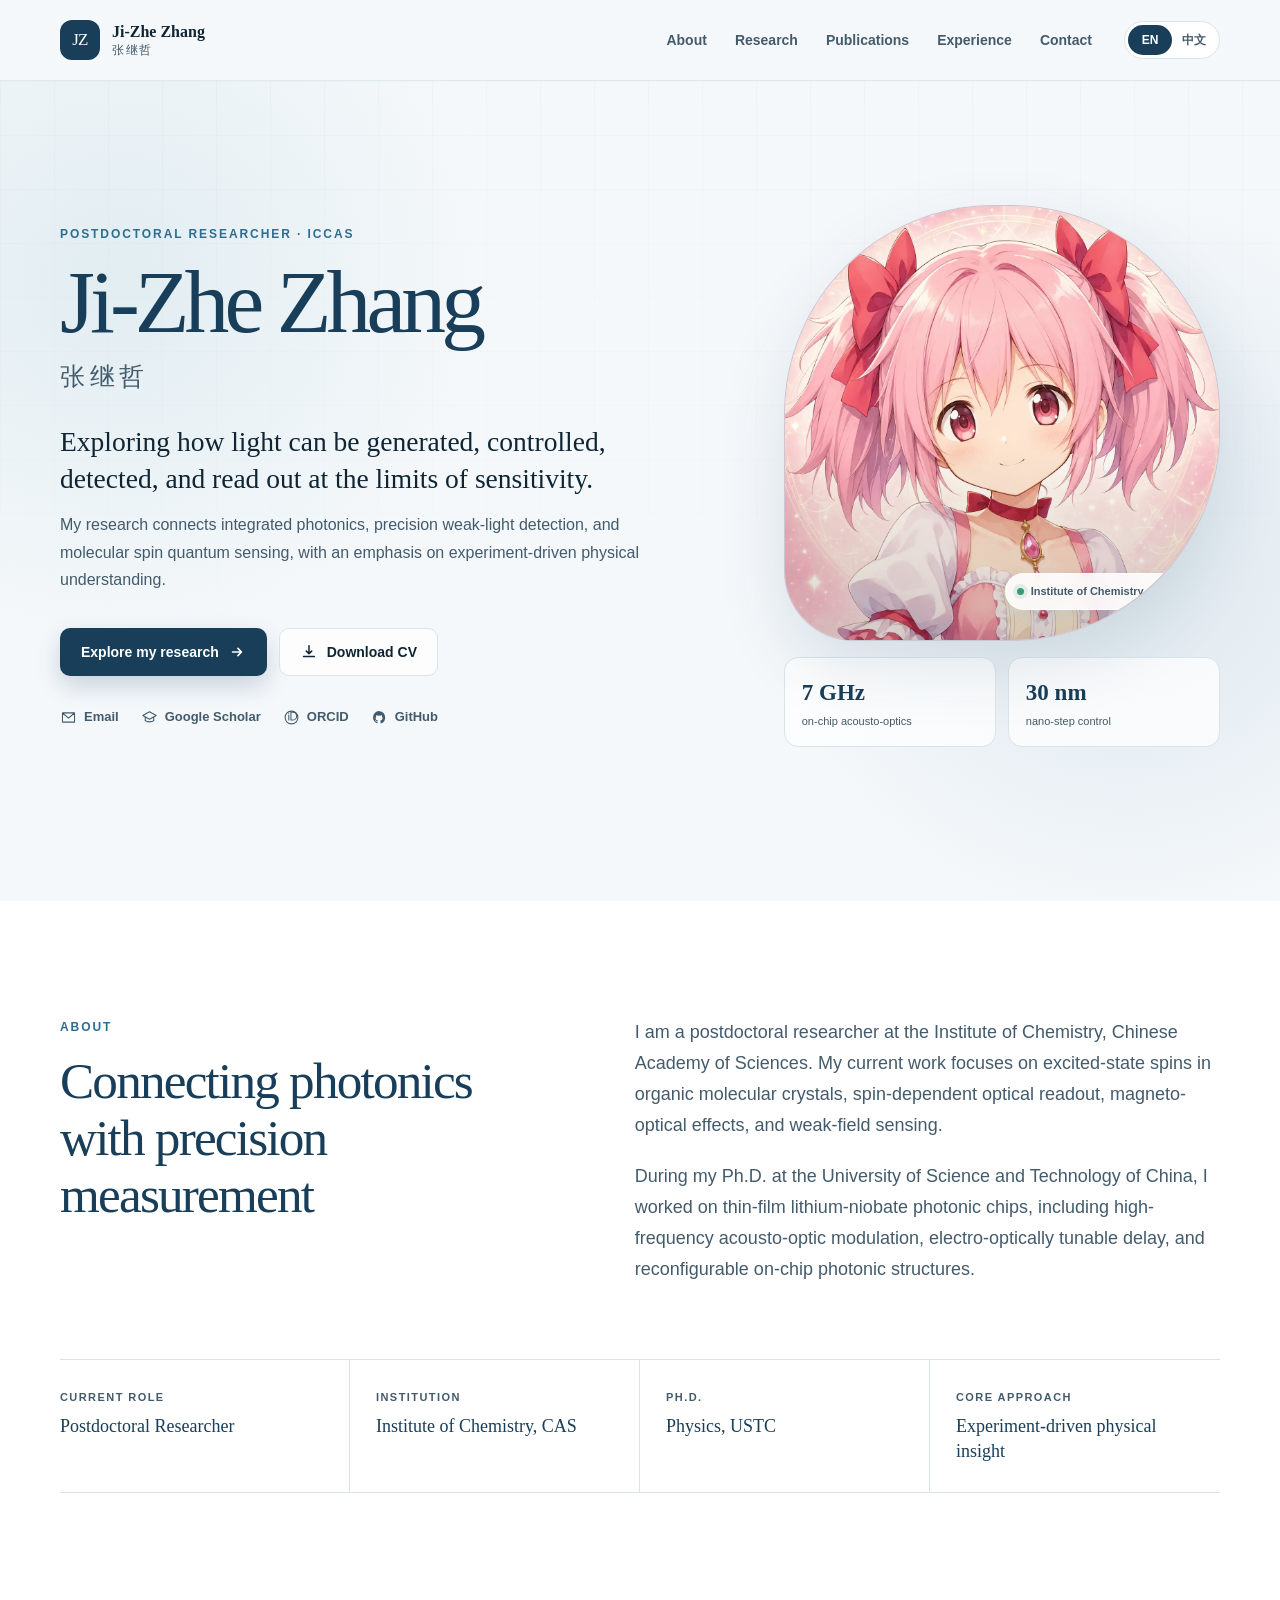
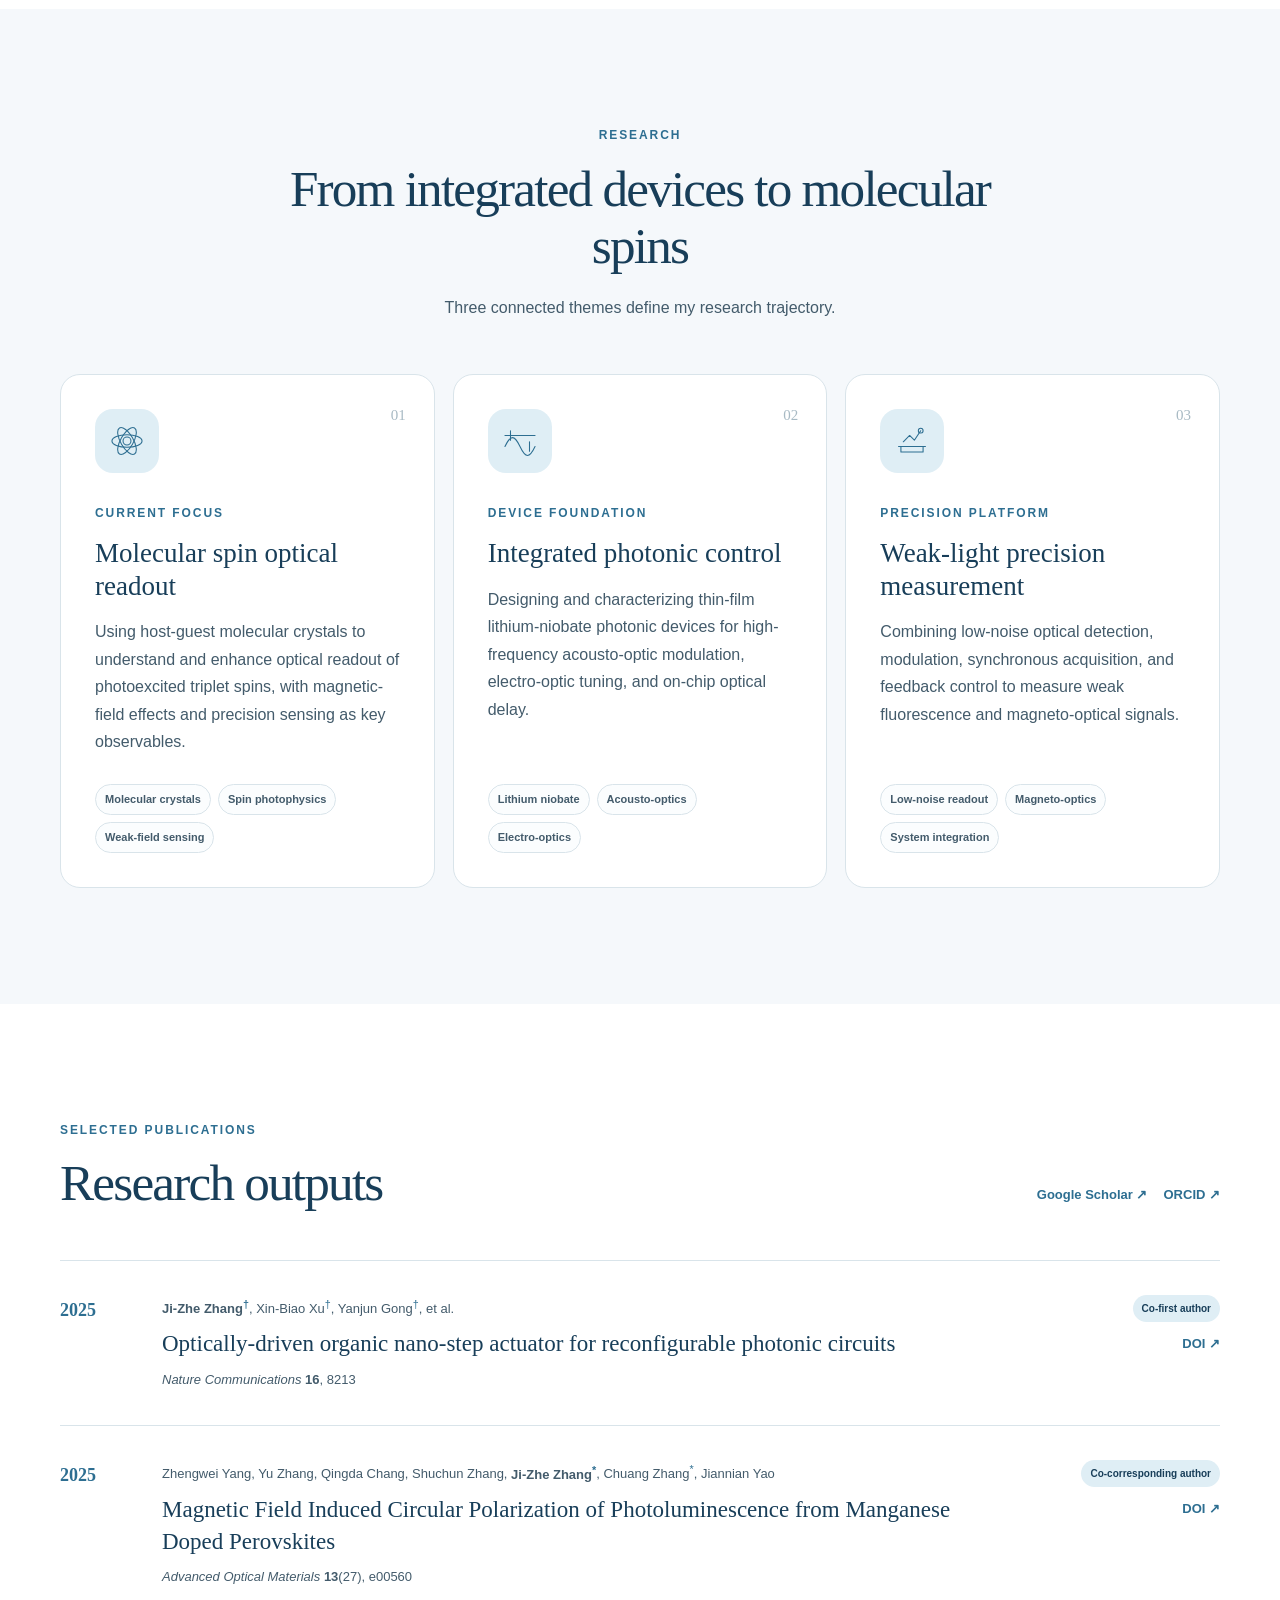
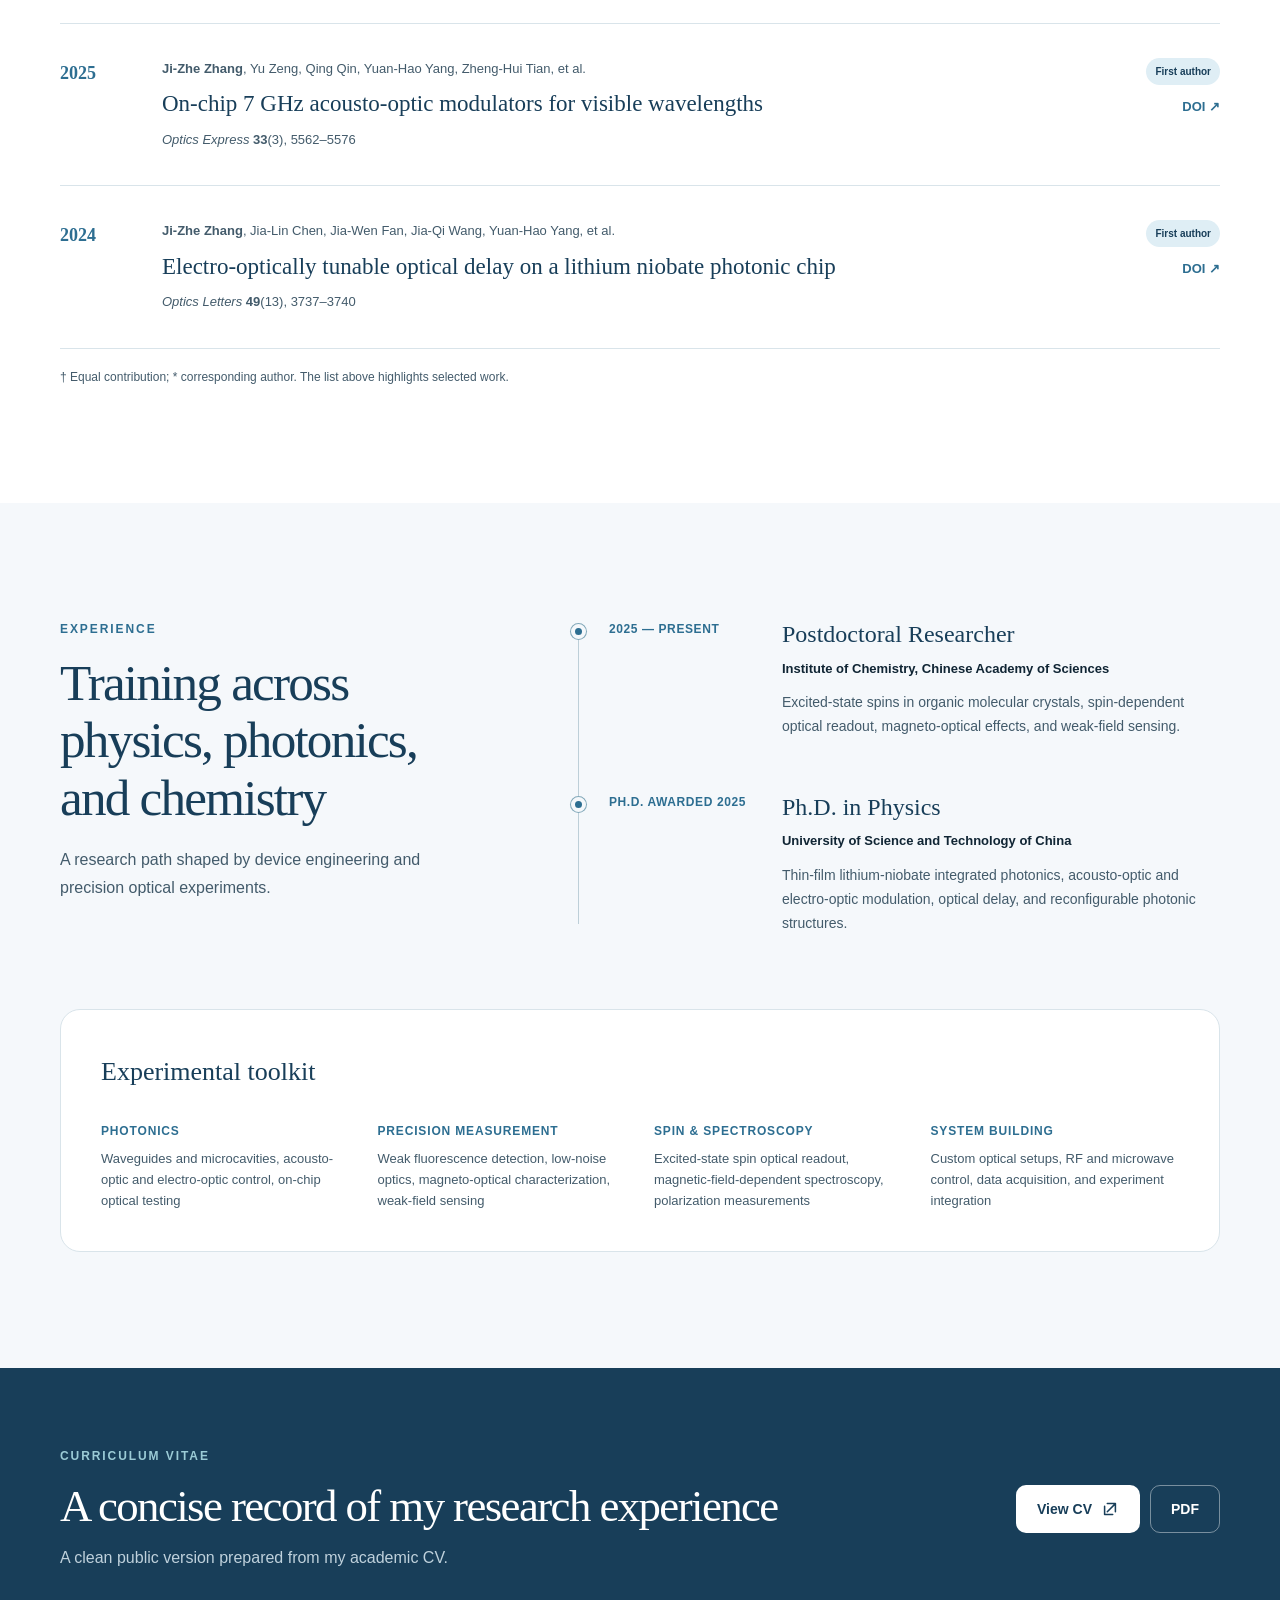
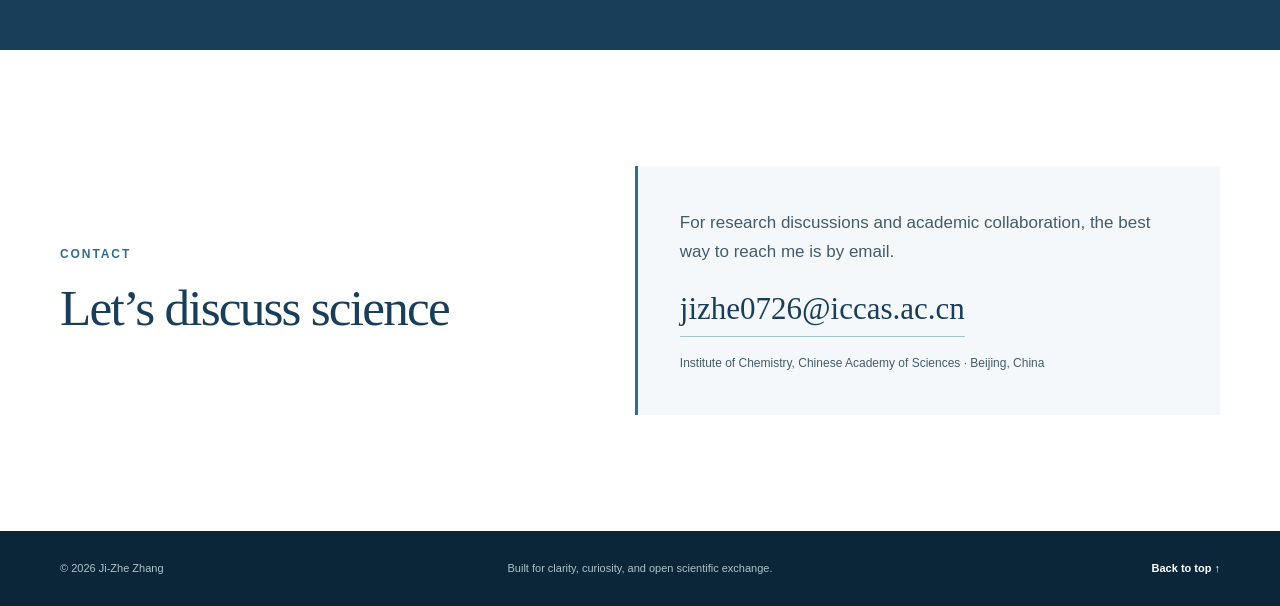
<file: index.html>
<!doctype html>
<html lang="en">
<head>
  <meta charset="utf-8">
  <meta name="viewport" content="width=device-width, initial-scale=1">
  <meta name="theme-color" content="#f5f8fb">
  <meta name="description" content="Ji-Zhe Zhang is a postdoctoral researcher at the Institute of Chemistry, Chinese Academy of Sciences, working on integrated photonics, precision weak-light detection, and molecular spin quantum sensing.">
  <meta property="og:title" content="Ji-Zhe Zhang | Academic Homepage">
  <meta property="og:description" content="Integrated photonics, precision weak-light detection, and molecular spin quantum sensing.">
  <meta property="og:type" content="website">
  <meta property="og:url" content="https://zhangjizhe2013-netizen.github.io/">
  <meta property="og:image" content="https://zhangjizhe2013-netizen.github.io/assets/profile-madoka.webp">
  <title>Ji-Zhe Zhang | Academic Homepage</title>
  <link rel="icon" href="assets/favicon.svg" type="image/svg+xml">
  <link rel="stylesheet" href="styles.css">
  <script type="application/ld+json">
  {
    "@context": "https://schema.org",
    "@type": "Person",
    "name": "Ji-Zhe Zhang",
    "alternateName": "张继哲",
    "url": "https://zhangjizhe2013-netizen.github.io/",
    "email": "mailto:jizhe0726@iccas.ac.cn",
    "jobTitle": "Postdoctoral Researcher",
    "affiliation": {
      "@type": "Organization",
      "name": "Institute of Chemistry, Chinese Academy of Sciences"
    },
    "alumniOf": {
      "@type": "CollegeOrUniversity",
      "name": "University of Science and Technology of China"
    },
    "sameAs": [
      "https://github.com/zhangjizhe2013-netizen",
      "https://orcid.org/0009-0001-7825-9042"
    ]
  }
  </script>
</head>
<body>
  <a class="skip-link" href="#main" data-en="Skip to content" data-zh="跳转至正文">Skip to content</a>

  <header class="site-header" id="top">
    <div class="header-inner shell">
      <a class="brand" href="#top" aria-label="Ji-Zhe Zhang, home">
        <span class="brand-mark" aria-hidden="true">JZ</span>
        <span class="brand-copy">
          <strong>Ji-Zhe Zhang</strong>
          <small>张继哲</small>
        </span>
      </a>

      <button class="menu-toggle" type="button" aria-expanded="false" aria-controls="site-nav">
        <span class="sr-only" data-en="Open navigation" data-zh="打开导航">Open navigation</span>
        <span></span><span></span><span></span>
      </button>

      <nav class="site-nav" id="site-nav" aria-label="Primary navigation">
        <a href="#about" data-en="About" data-zh="简介">About</a>
        <a href="#research" data-en="Research" data-zh="研究">Research</a>
        <a href="#publications" data-en="Publications" data-zh="论文">Publications</a>
        <a href="#experience" data-en="Experience" data-zh="经历">Experience</a>
        <a href="#contact" data-en="Contact" data-zh="联系">Contact</a>
      </nav>

      <div class="language-switch" role="group" aria-label="Language">
        <button type="button" data-lang="en" class="active" aria-pressed="true">EN</button>
        <button type="button" data-lang="zh" aria-pressed="false">中文</button>
      </div>
    </div>
  </header>

  <main id="main">
    <section class="hero section">
      <div class="hero-grid shell">
        <div class="hero-copy reveal">
          <p class="eyebrow" data-en="Postdoctoral Researcher · ICCAS" data-zh="博士后研究人员 · 中国科学院化学研究所">Postdoctoral Researcher · ICCAS</p>
          <h1>
            <span>Ji-Zhe Zhang</span>
            <small>张继哲</small>
          </h1>
          <p class="hero-lead" data-en="Exploring how light can be generated, controlled, detected, and read out at the limits of sensitivity." data-zh="探索光如何被产生、调控、探测，并在灵敏度极限下实现可靠读出。">Exploring how light can be generated, controlled, detected, and read out at the limits of sensitivity.</p>
          <p class="hero-summary" data-en="My research connects integrated photonics, precision weak-light detection, and molecular spin quantum sensing, with an emphasis on experiment-driven physical understanding." data-zh="我的研究连接集成光子学、弱光精密检测与分子自旋量子传感，强调以实验揭示物理机制。">My research connects integrated photonics, precision weak-light detection, and molecular spin quantum sensing, with an emphasis on experiment-driven physical understanding.</p>

          <div class="hero-actions">
            <a class="button button-primary" href="#publications">
              <span data-en="Explore my research" data-zh="了解我的研究">Explore my research</span>
              <svg viewBox="0 0 20 20" aria-hidden="true"><path d="M5 10h10M11 6l4 4-4 4"/></svg>
            </a>
            <a class="button button-secondary" href="assets/Ji-Zhe_Zhang_CV.pdf" target="_blank">
              <svg viewBox="0 0 20 20" aria-hidden="true"><path d="M10 3v9m0 0 3-3m-3 3L7 9M4 15h12"/></svg>
              <span data-en="Download CV" data-zh="下载简历">Download CV</span>
            </a>
          </div>

          <div class="hero-links" aria-label="Profile links">
            <a href="mailto:jizhe0726@iccas.ac.cn">
              <svg viewBox="0 0 24 24" aria-hidden="true"><path d="M3.5 5.5h17v13h-17zM4 6l8 7 8-7"/></svg>
              <span>Email</span>
            </a>
            <a href="https://scholar.google.com/scholar?q=%22Ji-Zhe+Zhang%22+USTC" target="_blank" rel="noopener noreferrer">
              <svg viewBox="0 0 24 24" aria-hidden="true"><path d="M2.5 9.2 12 4l9.5 5.2L12 14.4zM6 11.2v5.3c2.8 2.2 9.2 2.2 12 0v-5.3"/></svg>
              <span>Google Scholar</span>
            </a>
            <a href="https://orcid.org/0009-0001-7825-9042" target="_blank" rel="noopener noreferrer">
              <svg viewBox="0 0 24 24" aria-hidden="true"><circle cx="12" cy="12" r="9"/><path d="M8.2 8.7v6.8m0-9v.1m3-2v11h2.5a5.5 5.5 0 0 0 0-11z"/></svg>
              <span>ORCID</span>
            </a>
            <a href="https://github.com/zhangjizhe2013-netizen" target="_blank" rel="noopener noreferrer">
              <svg viewBox="0 0 24 24" aria-hidden="true"><path d="M12 3a9 9 0 0 0-2.8 17.6v-2.1c-2 .4-2.5-.9-2.5-.9-.3-.9-.8-1.1-.8-1.1-.7-.5 0-.5 0-.5.8.1 1.2.8 1.2.8.7 1.2 1.8.9 2.2.7.1-.5.3-.9.5-1.1-1.6-.2-3.3-.8-3.3-3.6 0-.8.3-1.5.8-2-.1-.2-.4-1 .1-2 0 0 .7-.2 2.1.8a7.4 7.4 0 0 1 3.8 0c1.5-1 2.1-.8 2.1-.8.5 1 .2 1.8.1 2 .5.5.8 1.2.8 2 0 2.8-1.7 3.4-3.3 3.6.3.2.5.7.5 1.3v2.9A9 9 0 0 0 12 3z"/></svg>
              <span>GitHub</span>
            </a>
          </div>
        </div>

        <aside class="hero-visual reveal" aria-label="Research profile illustration">
          <div class="portrait-card portrait-photo">
            <div class="orbit orbit-one" aria-hidden="true"></div>
            <div class="orbit orbit-two" aria-hidden="true"></div>
            <img src="assets/profile-madoka.webp" alt="AI-generated anime portrait of Madoka Kaname" width="1254" height="1254">
            <div class="portrait-note">
              <span class="status-dot" aria-hidden="true"></span>
              <span data-en="Institute of Chemistry, CAS" data-zh="中国科学院化学研究所">Institute of Chemistry, CAS</span>
            </div>
          </div>
          <div class="metric-row">
            <div>
              <strong>7 GHz</strong>
              <span data-en="on-chip acousto-optics" data-zh="片上声光调制">on-chip acousto-optics</span>
            </div>
            <div>
              <strong>30 nm</strong>
              <span data-en="nano-step control" data-zh="纳米步进操控">nano-step control</span>
            </div>
          </div>
        </aside>
      </div>
    </section>

    <section class="section section-white" id="about">
      <div class="shell about-grid">
        <div class="section-heading reveal">
          <p class="kicker" data-en="About" data-zh="个人简介">About</p>
          <h2 data-en="Connecting photonics with precision measurement" data-zh="连接光子学与精密测量">Connecting photonics with precision measurement</h2>
        </div>
        <div class="about-copy reveal">
          <p data-en="I am a postdoctoral researcher at the Institute of Chemistry, Chinese Academy of Sciences. My current work focuses on excited-state spins in organic molecular crystals, spin-dependent optical readout, magneto-optical effects, and weak-field sensing." data-zh="我现为中国科学院化学研究所博士后，当前聚焦有机分子晶体激发态自旋、自旋相关光学读出、磁光效应与弱磁场传感。">I am a postdoctoral researcher at the Institute of Chemistry, Chinese Academy of Sciences. My current work focuses on excited-state spins in organic molecular crystals, spin-dependent optical readout, magneto-optical effects, and weak-field sensing.</p>
          <p data-en="During my Ph.D. at the University of Science and Technology of China, I worked on thin-film lithium-niobate photonic chips, including high-frequency acousto-optic modulation, electro-optically tunable delay, and reconfigurable on-chip photonic structures." data-zh="博士期间，我在中国科学技术大学开展薄膜铌酸锂集成光子芯片研究，涉及高频声光调制、电光可调延迟以及可重构片上光子结构。">During my Ph.D. at the University of Science and Technology of China, I worked on thin-film lithium-niobate photonic chips, including high-frequency acousto-optic modulation, electro-optically tunable delay, and reconfigurable on-chip photonic structures.</p>
        </div>
        <dl class="quick-facts reveal">
          <div>
            <dt data-en="Current role" data-zh="当前职位">Current role</dt>
            <dd data-en="Postdoctoral Researcher" data-zh="博士后研究人员">Postdoctoral Researcher</dd>
          </div>
          <div>
            <dt data-en="Institution" data-zh="工作单位">Institution</dt>
            <dd data-en="Institute of Chemistry, CAS" data-zh="中国科学院化学研究所">Institute of Chemistry, CAS</dd>
          </div>
          <div>
            <dt data-en="Ph.D." data-zh="博士学位">Ph.D.</dt>
            <dd data-en="Physics, USTC" data-zh="物理学，中国科学技术大学">Physics, USTC</dd>
          </div>
          <div>
            <dt data-en="Core approach" data-zh="研究特色">Core approach</dt>
            <dd data-en="Experiment-driven physical insight" data-zh="实验驱动的物理机制研究">Experiment-driven physical insight</dd>
          </div>
        </dl>
      </div>
    </section>

    <section class="section" id="research">
      <div class="shell">
        <div class="section-heading centered reveal">
          <p class="kicker" data-en="Research" data-zh="研究方向">Research</p>
          <h2 data-en="From integrated devices to molecular spins" data-zh="从集成器件到分子自旋">From integrated devices to molecular spins</h2>
          <p data-en="Three connected themes define my research trajectory." data-zh="三个相互关联的主题构成了我的研究主线。">Three connected themes define my research trajectory.</p>
        </div>

        <div class="research-grid">
          <article class="research-card reveal">
            <div class="card-index">01</div>
            <div class="card-icon" aria-hidden="true">
              <svg viewBox="0 0 48 48"><circle cx="24" cy="24" r="5"/><ellipse cx="24" cy="24" rx="19" ry="8"/><ellipse cx="24" cy="24" rx="19" ry="8" transform="rotate(60 24 24)"/><ellipse cx="24" cy="24" rx="19" ry="8" transform="rotate(120 24 24)"/></svg>
            </div>
            <p class="card-label" data-en="Current focus" data-zh="当前重点">Current focus</p>
            <h3 data-en="Molecular spin optical readout" data-zh="分子自旋光学读出">Molecular spin optical readout</h3>
            <p data-en="Using host-guest molecular crystals to understand and enhance optical readout of photoexcited triplet spins, with magnetic-field effects and precision sensing as key observables." data-zh="利用主–客体分子晶体理解并增强光激发三重态自旋的光学读出，以磁场效应和精密传感为关键观测量。">Using host-guest molecular crystals to understand and enhance optical readout of photoexcited triplet spins, with magnetic-field effects and precision sensing as key observables.</p>
            <ul class="tag-list" aria-label="Topics">
              <li data-en="Molecular crystals" data-zh="分子晶体">Molecular crystals</li>
              <li data-en="Spin photophysics" data-zh="自旋光物理">Spin photophysics</li>
              <li data-en="Weak-field sensing" data-zh="弱磁场传感">Weak-field sensing</li>
            </ul>
          </article>

          <article class="research-card reveal">
            <div class="card-index">02</div>
            <div class="card-icon" aria-hidden="true">
              <svg viewBox="0 0 48 48"><path d="M5 31c7-15 12-15 19 0s12 15 19 0"/><path d="M5 17h38M12 11v12M36 25v12"/></svg>
            </div>
            <p class="card-label" data-en="Device foundation" data-zh="器件基础">Device foundation</p>
            <h3 data-en="Integrated photonic control" data-zh="集成光场调控">Integrated photonic control</h3>
            <p data-en="Designing and characterizing thin-film lithium-niobate photonic devices for high-frequency acousto-optic modulation, electro-optic tuning, and on-chip optical delay." data-zh="设计并表征薄膜铌酸锂光子器件，实现高频声光调制、电光调谐与片上光学延迟。">Designing and characterizing thin-film lithium-niobate photonic devices for high-frequency acousto-optic modulation, electro-optic tuning, and on-chip optical delay.</p>
            <ul class="tag-list" aria-label="Topics">
              <li data-en="Lithium niobate" data-zh="薄膜铌酸锂">Lithium niobate</li>
              <li data-en="Acousto-optics" data-zh="声光调制">Acousto-optics</li>
              <li data-en="Electro-optics" data-zh="电光调控">Electro-optics</li>
            </ul>
          </article>

          <article class="research-card reveal">
            <div class="card-index">03</div>
            <div class="card-icon" aria-hidden="true">
              <svg viewBox="0 0 48 48"><path d="M7 31h34M10 31v7h28v-7M13 25l8-8 6 6 8-12"/><circle cx="35" cy="11" r="3"/></svg>
            </div>
            <p class="card-label" data-en="Precision platform" data-zh="精密平台">Precision platform</p>
            <h3 data-en="Weak-light precision measurement" data-zh="弱光精密检测">Weak-light precision measurement</h3>
            <p data-en="Combining low-noise optical detection, modulation, synchronous acquisition, and feedback control to measure weak fluorescence and magneto-optical signals." data-zh="结合低噪声光学探测、信号调制、同步采集与反馈控制，测量弱荧光和磁光信号。">Combining low-noise optical detection, modulation, synchronous acquisition, and feedback control to measure weak fluorescence and magneto-optical signals.</p>
            <ul class="tag-list" aria-label="Topics">
              <li data-en="Low-noise readout" data-zh="低噪声读出">Low-noise readout</li>
              <li data-en="Magneto-optics" data-zh="磁光表征">Magneto-optics</li>
              <li data-en="System integration" data-zh="系统集成">System integration</li>
            </ul>
          </article>
        </div>
      </div>
    </section>

    <section class="section section-white" id="publications">
      <div class="shell">
        <div class="section-heading publications-heading reveal">
          <div>
            <p class="kicker" data-en="Selected publications" data-zh="代表性论文">Selected publications</p>
            <h2 data-en="Research outputs" data-zh="研究成果">Research outputs</h2>
          </div>
          <div class="publication-profiles">
            <a href="https://scholar.google.com/scholar?q=%22Ji-Zhe+Zhang%22+USTC" target="_blank" rel="noopener noreferrer">Google Scholar ↗</a>
            <a href="https://orcid.org/0009-0001-7825-9042" target="_blank" rel="noopener noreferrer">ORCID ↗</a>
          </div>
        </div>

        <ol class="publication-list">
          <li class="publication-item reveal">
            <div class="publication-year">2025</div>
            <div class="publication-body">
              <p class="publication-authors"><strong>Ji-Zhe Zhang<sup>†</sup></strong>, Xin-Biao Xu<sup>†</sup>, Yanjun Gong<sup>†</sup>, et al.</p>
              <h3><a href="https://doi.org/10.1038/s41467-025-63521-z" target="_blank" rel="noopener noreferrer">Optically-driven organic nano-step actuator for reconfigurable photonic circuits</a></h3>
              <p class="publication-meta"><em>Nature Communications</em> <strong>16</strong>, 8213</p>
            </div>
            <div class="publication-side">
              <span class="role-badge" data-en="Co-first author" data-zh="共同第一作者">Co-first author</span>
              <a class="doi-link" href="https://doi.org/10.1038/s41467-025-63521-z" target="_blank" rel="noopener noreferrer">DOI ↗</a>
            </div>
          </li>

          <li class="publication-item reveal">
            <div class="publication-year">2025</div>
            <div class="publication-body">
              <p class="publication-authors">Zhengwei Yang, Yu Zhang, Qingda Chang, Shuchun Zhang, <strong>Ji-Zhe Zhang<sup>*</sup></strong>, Chuang Zhang<sup>*</sup>, Jiannian Yao</p>
              <h3><a href="https://doi.org/10.1002/adom.202500560" target="_blank" rel="noopener noreferrer">Magnetic Field Induced Circular Polarization of Photoluminescence from Manganese Doped Perovskites</a></h3>
              <p class="publication-meta"><em>Advanced Optical Materials</em> <strong>13</strong>(27), e00560</p>
            </div>
            <div class="publication-side">
              <span class="role-badge" data-en="Co-corresponding author" data-zh="共同通讯作者">Co-corresponding author</span>
              <a class="doi-link" href="https://doi.org/10.1002/adom.202500560" target="_blank" rel="noopener noreferrer">DOI ↗</a>
            </div>
          </li>

          <li class="publication-item reveal">
            <div class="publication-year">2025</div>
            <div class="publication-body">
              <p class="publication-authors"><strong>Ji-Zhe Zhang</strong>, Yu Zeng, Qing Qin, Yuan-Hao Yang, Zheng-Hui Tian, et al.</p>
              <h3><a href="https://doi.org/10.1364/OE.540356" target="_blank" rel="noopener noreferrer">On-chip 7 GHz acousto-optic modulators for visible wavelengths</a></h3>
              <p class="publication-meta"><em>Optics Express</em> <strong>33</strong>(3), 5562–5576</p>
            </div>
            <div class="publication-side">
              <span class="role-badge" data-en="First author" data-zh="第一作者">First author</span>
              <a class="doi-link" href="https://doi.org/10.1364/OE.540356" target="_blank" rel="noopener noreferrer">DOI ↗</a>
            </div>
          </li>

          <li class="publication-item reveal">
            <div class="publication-year">2024</div>
            <div class="publication-body">
              <p class="publication-authors"><strong>Ji-Zhe Zhang</strong>, Jia-Lin Chen, Jia-Wen Fan, Jia-Qi Wang, Yuan-Hao Yang, et al.</p>
              <h3><a href="https://doi.org/10.1364/OL.519479" target="_blank" rel="noopener noreferrer">Electro-optically tunable optical delay on a lithium niobate photonic chip</a></h3>
              <p class="publication-meta"><em>Optics Letters</em> <strong>49</strong>(13), 3737–3740</p>
            </div>
            <div class="publication-side">
              <span class="role-badge" data-en="First author" data-zh="第一作者">First author</span>
              <a class="doi-link" href="https://doi.org/10.1364/OL.519479" target="_blank" rel="noopener noreferrer">DOI ↗</a>
            </div>
          </li>
        </ol>
        <p class="publication-note reveal" data-en="† Equal contribution; * corresponding author. The list above highlights selected work." data-zh="† 共同第一作者；* 通讯作者。以上为代表性工作。">† Equal contribution; * corresponding author. The list above highlights selected work.</p>
      </div>
    </section>

    <section class="section" id="experience">
      <div class="shell experience-grid">
        <div class="section-heading reveal">
          <p class="kicker" data-en="Experience" data-zh="教育与科研经历">Experience</p>
          <h2 data-en="Training across physics, photonics, and chemistry" data-zh="跨越物理、光子学与化学的研究训练">Training across physics, photonics, and chemistry</h2>
          <p data-en="A research path shaped by device engineering and precision optical experiments." data-zh="以器件工程与精密光学实验共同塑造的研究路径。">A research path shaped by device engineering and precision optical experiments.</p>
        </div>

        <div class="timeline reveal">
          <article class="timeline-item">
            <div class="timeline-dot" aria-hidden="true"></div>
            <div class="timeline-time" data-en="2025 — Present" data-zh="2025 — 至今">2025 — Present</div>
            <div>
              <h3 data-en="Postdoctoral Researcher" data-zh="博士后研究人员">Postdoctoral Researcher</h3>
              <p class="timeline-place" data-en="Institute of Chemistry, Chinese Academy of Sciences" data-zh="中国科学院化学研究所">Institute of Chemistry, Chinese Academy of Sciences</p>
              <p data-en="Excited-state spins in organic molecular crystals, spin-dependent optical readout, magneto-optical effects, and weak-field sensing." data-zh="研究有机分子晶体激发态自旋、自旋相关光学读出、磁光效应与弱磁场传感。">Excited-state spins in organic molecular crystals, spin-dependent optical readout, magneto-optical effects, and weak-field sensing.</p>
            </div>
          </article>

          <article class="timeline-item">
            <div class="timeline-dot" aria-hidden="true"></div>
            <div class="timeline-time" data-en="Ph.D. awarded 2025" data-zh="2025 年获博士学位">Ph.D. awarded 2025</div>
            <div>
              <h3 data-en="Ph.D. in Physics" data-zh="物理学博士">Ph.D. in Physics</h3>
              <p class="timeline-place" data-en="University of Science and Technology of China" data-zh="中国科学技术大学">University of Science and Technology of China</p>
              <p data-en="Thin-film lithium-niobate integrated photonics, acousto-optic and electro-optic modulation, optical delay, and reconfigurable photonic structures." data-zh="研究薄膜铌酸锂集成光子学、声光与电光调制、片上光学延迟和可重构光子结构。">Thin-film lithium-niobate integrated photonics, acousto-optic and electro-optic modulation, optical delay, and reconfigurable photonic structures.</p>
            </div>
          </article>
        </div>

        <div class="skills-panel reveal">
          <h3 data-en="Experimental toolkit" data-zh="实验技能">Experimental toolkit</h3>
          <div class="skills-columns">
            <div>
              <h4 data-en="Photonics" data-zh="集成光子学">Photonics</h4>
              <p data-en="Waveguides and microcavities, acousto-optic and electro-optic control, on-chip optical testing" data-zh="波导与微腔、声光与电光调控、片上光场测试">Waveguides and microcavities, acousto-optic and electro-optic control, on-chip optical testing</p>
            </div>
            <div>
              <h4 data-en="Precision measurement" data-zh="精密测量">Precision measurement</h4>
              <p data-en="Weak fluorescence detection, low-noise optics, magneto-optical characterization, weak-field sensing" data-zh="弱荧光探测、低噪声光学、磁光表征、弱磁场传感">Weak fluorescence detection, low-noise optics, magneto-optical characterization, weak-field sensing</p>
            </div>
            <div>
              <h4 data-en="Spin & spectroscopy" data-zh="自旋与光谱">Spin & spectroscopy</h4>
              <p data-en="Excited-state spin optical readout, magnetic-field-dependent spectroscopy, polarization measurements" data-zh="激发态自旋光学读出、磁场相关光谱、偏振测量">Excited-state spin optical readout, magnetic-field-dependent spectroscopy, polarization measurements</p>
            </div>
            <div>
              <h4 data-en="System building" data-zh="实验系统">System building</h4>
              <p data-en="Custom optical setups, RF and microwave control, data acquisition, and experiment integration" data-zh="自主光路搭建、射频与微波调控、数据采集及实验系统集成">Custom optical setups, RF and microwave control, data acquisition, and experiment integration</p>
            </div>
          </div>
        </div>
      </div>
    </section>

    <section class="section cv-band" id="cv">
      <div class="shell cv-band-inner reveal">
        <div>
          <p class="kicker" data-en="Curriculum vitae" data-zh="个人简历">Curriculum vitae</p>
          <h2 data-en="A concise record of my research experience" data-zh="查看完整科研经历与代表性成果">A concise record of my research experience</h2>
          <p data-en="A clean public version prepared from my academic CV." data-zh="依据学术简历整理的公开版本。">A clean public version prepared from my academic CV.</p>
        </div>
        <div class="cv-actions">
          <a class="button button-light" href="cv.html" target="_blank">
            <span data-en="View CV" data-zh="在线查看">View CV</span>
            <svg viewBox="0 0 20 20" aria-hidden="true"><path d="M7 4h9v9M16 4 7 13M4 7v9h9"/></svg>
          </a>
          <a class="button button-outline-light" href="assets/Ji-Zhe_Zhang_CV.pdf" target="_blank">
            <span data-en="PDF" data-zh="PDF 下载">PDF</span>
          </a>
        </div>
      </div>
    </section>

    <section class="section section-white" id="contact">
      <div class="shell contact-grid">
        <div class="section-heading reveal">
          <p class="kicker" data-en="Contact" data-zh="联系方式">Contact</p>
          <h2 data-en="Let’s discuss science" data-zh="期待科研交流">Let’s discuss science</h2>
        </div>
        <div class="contact-card reveal">
          <p data-en="For research discussions and academic collaboration, the best way to reach me is by email." data-zh="如希望讨论研究问题或开展学术合作，欢迎通过邮件与我联系。">For research discussions and academic collaboration, the best way to reach me is by email.</p>
          <a class="contact-email" href="mailto:jizhe0726@iccas.ac.cn">jizhe0726@iccas.ac.cn</a>
          <p class="contact-affiliation" data-en="Institute of Chemistry, Chinese Academy of Sciences · Beijing, China" data-zh="中国科学院化学研究所 · 中国北京">Institute of Chemistry, Chinese Academy of Sciences · Beijing, China</p>
        </div>
      </div>
    </section>
  </main>

  <footer class="site-footer">
    <div class="shell footer-inner">
      <p>© <span id="current-year">2026</span> Ji-Zhe Zhang</p>
      <p data-en="Built for clarity, curiosity, and open scientific exchange." data-zh="为清晰表达、持续探索与开放科研交流而建。">Built for clarity, curiosity, and open scientific exchange.</p>
      <a href="#top" data-en="Back to top ↑" data-zh="返回顶部 ↑">Back to top ↑</a>
    </div>
  </footer>

  <script src="script.js"></script>
</body>
</html>
</file>
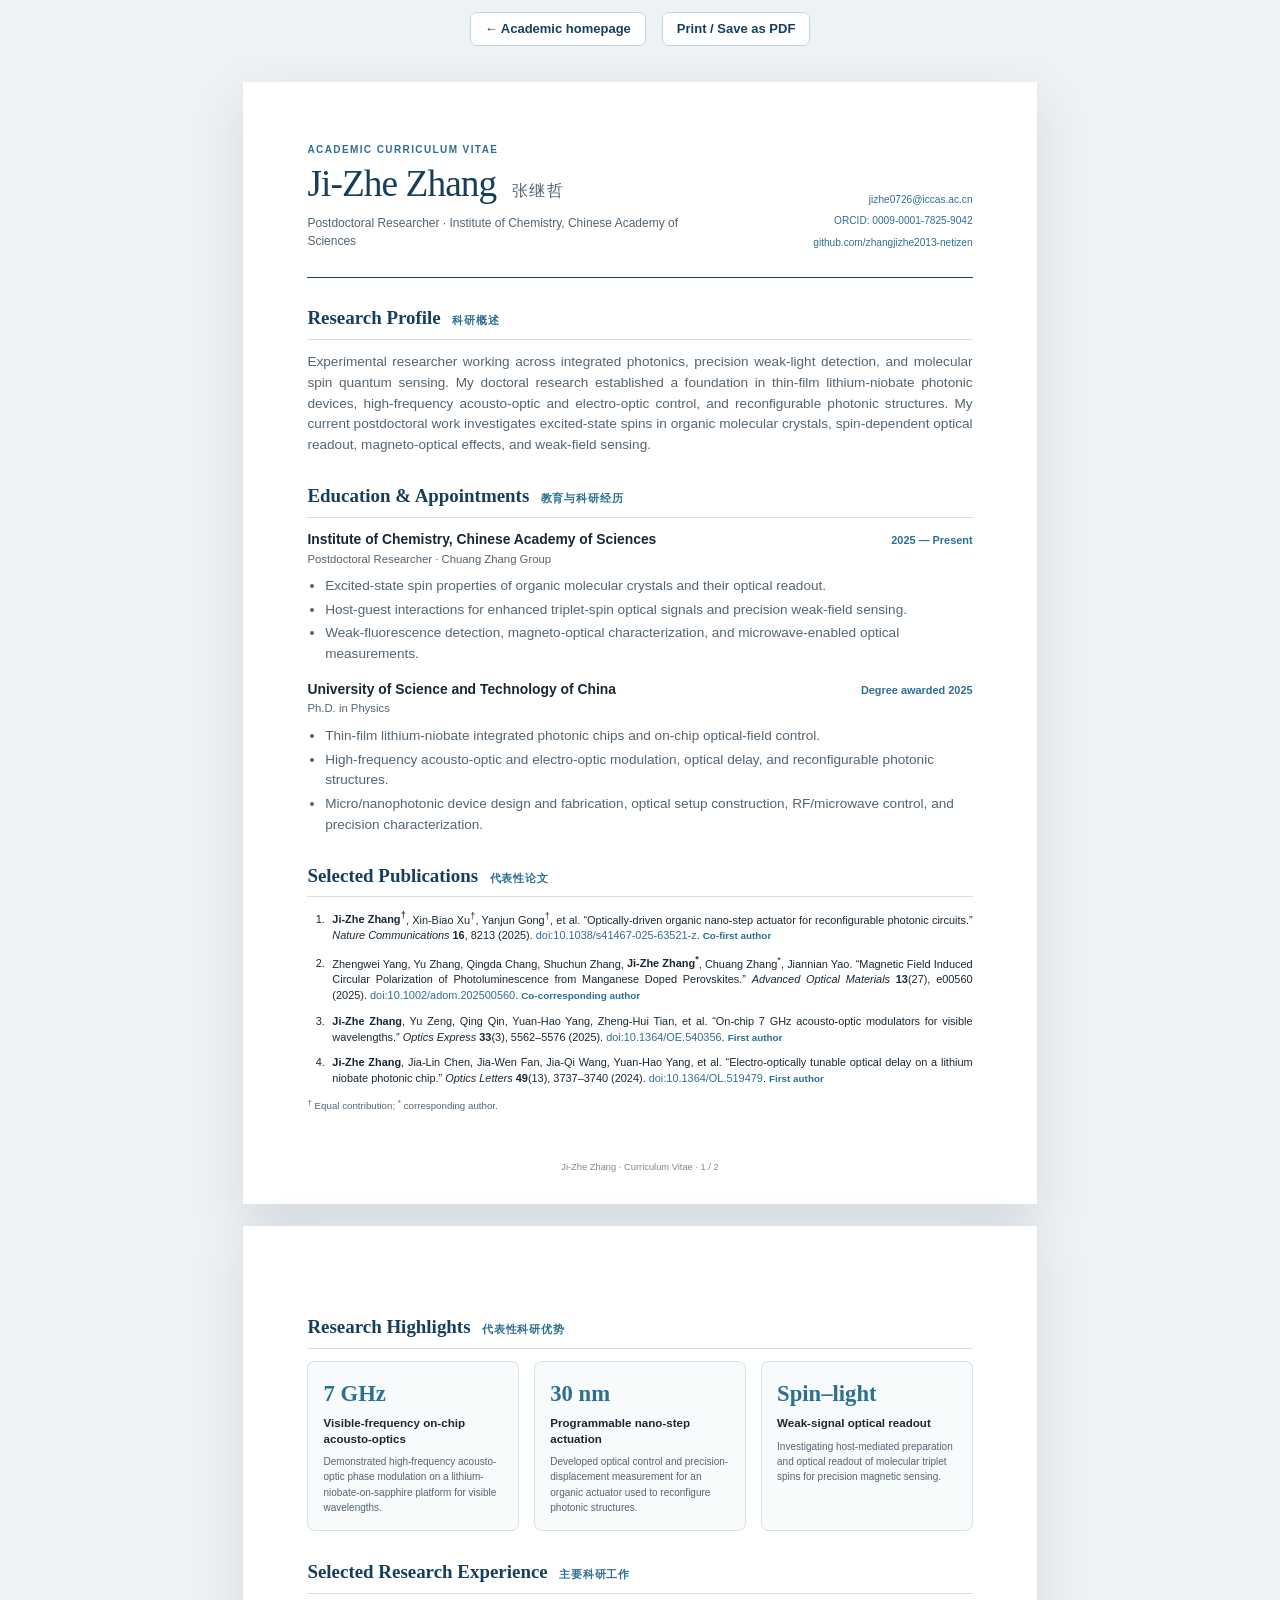
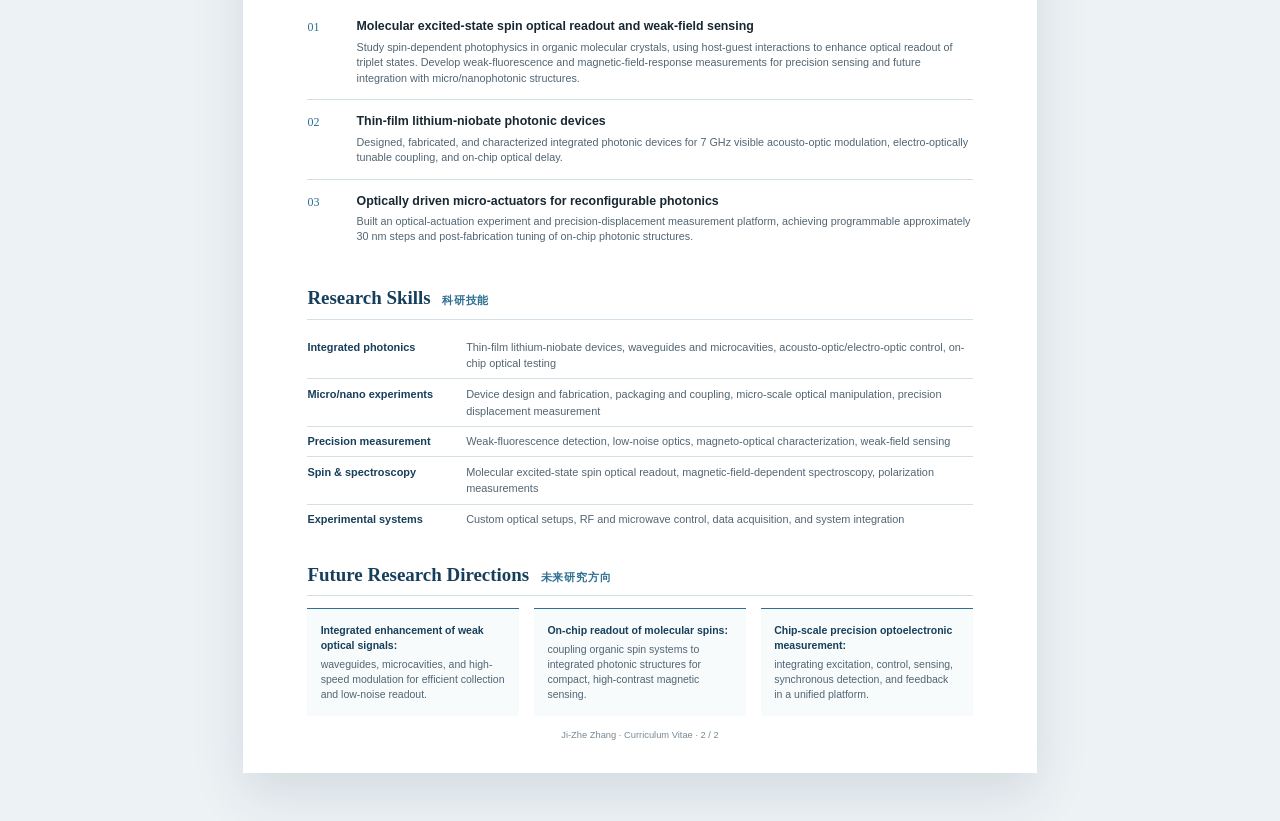
<file: cv.html>
<!doctype html>
<html lang="en">
<head>
  <meta charset="utf-8">
  <meta name="viewport" content="width=device-width, initial-scale=1">
  <title>Curriculum Vitae | Ji-Zhe Zhang</title>
  <link rel="icon" href="assets/favicon.svg" type="image/svg+xml">
  <link rel="stylesheet" href="cv.css">
</head>
<body>
  <nav class="cv-toolbar" aria-label="CV actions">
    <a href="index.html">← Academic homepage</a>
    <button type="button" onclick="window.print()">Print / Save as PDF</button>
  </nav>

  <main class="cv-document">
    <article class="cv-page">
      <header class="cv-header">
        <div>
          <p class="cv-kicker">Academic Curriculum Vitae</p>
          <h1>Ji-Zhe Zhang <span>张继哲</span></h1>
          <p class="cv-role">Postdoctoral Researcher · Institute of Chemistry, Chinese Academy of Sciences</p>
        </div>
        <div class="cv-contact">
          <a href="mailto:jizhe0726@iccas.ac.cn">jizhe0726@iccas.ac.cn</a>
          <a href="https://orcid.org/0009-0001-7825-9042">ORCID: 0009-0001-7825-9042</a>
          <a href="https://github.com/zhangjizhe2013-netizen">github.com/zhangjizhe2013-netizen</a>
        </div>
      </header>

      <section class="cv-section">
        <h2>Research Profile <span>科研概述</span></h2>
        <p>Experimental researcher working across integrated photonics, precision weak-light detection, and molecular spin quantum sensing. My doctoral research established a foundation in thin-film lithium-niobate photonic devices, high-frequency acousto-optic and electro-optic control, and reconfigurable photonic structures. My current postdoctoral work investigates excited-state spins in organic molecular crystals, spin-dependent optical readout, magneto-optical effects, and weak-field sensing.</p>
      </section>

      <section class="cv-section">
        <h2>Education & Appointments <span>教育与科研经历</span></h2>
        <div class="cv-entry">
          <div>
            <h3>Institute of Chemistry, Chinese Academy of Sciences</h3>
            <p class="cv-subtitle">Postdoctoral Researcher · Chuang Zhang Group</p>
          </div>
          <time>2025 — Present</time>
        </div>
        <ul>
          <li>Excited-state spin properties of organic molecular crystals and their optical readout.</li>
          <li>Host-guest interactions for enhanced triplet-spin optical signals and precision weak-field sensing.</li>
          <li>Weak-fluorescence detection, magneto-optical characterization, and microwave-enabled optical measurements.</li>
        </ul>

        <div class="cv-entry cv-entry-spaced">
          <div>
            <h3>University of Science and Technology of China</h3>
            <p class="cv-subtitle">Ph.D. in Physics</p>
          </div>
          <time>Degree awarded 2025</time>
        </div>
        <ul>
          <li>Thin-film lithium-niobate integrated photonic chips and on-chip optical-field control.</li>
          <li>High-frequency acousto-optic and electro-optic modulation, optical delay, and reconfigurable photonic structures.</li>
          <li>Micro/nanophotonic device design and fabrication, optical setup construction, RF/microwave control, and precision characterization.</li>
        </ul>
      </section>

      <section class="cv-section publications">
        <h2>Selected Publications <span>代表性论文</span></h2>
        <ol>
          <li><strong>Ji-Zhe Zhang<sup>†</sup></strong>, Xin-Biao Xu<sup>†</sup>, Yanjun Gong<sup>†</sup>, et al. “Optically-driven organic nano-step actuator for reconfigurable photonic circuits.” <em>Nature Communications</em> <strong>16</strong>, 8213 (2025). <a href="https://doi.org/10.1038/s41467-025-63521-z">doi:10.1038/s41467-025-63521-z</a>. <span class="cv-badge">Co-first author</span></li>
          <li>Zhengwei Yang, Yu Zhang, Qingda Chang, Shuchun Zhang, <strong>Ji-Zhe Zhang<sup>*</sup></strong>, Chuang Zhang<sup>*</sup>, Jiannian Yao. “Magnetic Field Induced Circular Polarization of Photoluminescence from Manganese Doped Perovskites.” <em>Advanced Optical Materials</em> <strong>13</strong>(27), e00560 (2025). <a href="https://doi.org/10.1002/adom.202500560">doi:10.1002/adom.202500560</a>. <span class="cv-badge">Co-corresponding author</span></li>
          <li><strong>Ji-Zhe Zhang</strong>, Yu Zeng, Qing Qin, Yuan-Hao Yang, Zheng-Hui Tian, et al. “On-chip 7 GHz acousto-optic modulators for visible wavelengths.” <em>Optics Express</em> <strong>33</strong>(3), 5562–5576 (2025). <a href="https://doi.org/10.1364/OE.540356">doi:10.1364/OE.540356</a>. <span class="cv-badge">First author</span></li>
          <li><strong>Ji-Zhe Zhang</strong>, Jia-Lin Chen, Jia-Wen Fan, Jia-Qi Wang, Yuan-Hao Yang, et al. “Electro-optically tunable optical delay on a lithium niobate photonic chip.” <em>Optics Letters</em> <strong>49</strong>(13), 3737–3740 (2024). <a href="https://doi.org/10.1364/OL.519479">doi:10.1364/OL.519479</a>. <span class="cv-badge">First author</span></li>
        </ol>
        <p class="cv-footnote"><sup>†</sup> Equal contribution; <sup>*</sup> corresponding author.</p>
      </section>
      <footer class="cv-page-number">Ji-Zhe Zhang · Curriculum Vitae · 1 / 2</footer>
    </article>

    <article class="cv-page">
      <section class="cv-section">
        <h2>Research Highlights <span>代表性科研优势</span></h2>
        <div class="highlight-grid">
          <div>
            <strong>7 GHz</strong>
            <h3>Visible-frequency on-chip acousto-optics</h3>
            <p>Demonstrated high-frequency acousto-optic phase modulation on a lithium-niobate-on-sapphire platform for visible wavelengths.</p>
          </div>
          <div>
            <strong>30 nm</strong>
            <h3>Programmable nano-step actuation</h3>
            <p>Developed optical control and precision-displacement measurement for an organic actuator used to reconfigure photonic structures.</p>
          </div>
          <div>
            <strong>Spin–light</strong>
            <h3>Weak-signal optical readout</h3>
            <p>Investigating host-mediated preparation and optical readout of molecular triplet spins for precision magnetic sensing.</p>
          </div>
        </div>
      </section>

      <section class="cv-section">
        <h2>Selected Research Experience <span>主要科研工作</span></h2>
        <div class="cv-project">
          <div class="cv-project-number">01</div>
          <div>
            <h3>Molecular excited-state spin optical readout and weak-field sensing</h3>
            <p>Study spin-dependent photophysics in organic molecular crystals, using host-guest interactions to enhance optical readout of triplet states. Develop weak-fluorescence and magnetic-field-response measurements for precision sensing and future integration with micro/nanophotonic structures.</p>
          </div>
        </div>
        <div class="cv-project">
          <div class="cv-project-number">02</div>
          <div>
            <h3>Thin-film lithium-niobate photonic devices</h3>
            <p>Designed, fabricated, and characterized integrated photonic devices for 7 GHz visible acousto-optic modulation, electro-optically tunable coupling, and on-chip optical delay.</p>
          </div>
        </div>
        <div class="cv-project">
          <div class="cv-project-number">03</div>
          <div>
            <h3>Optically driven micro-actuators for reconfigurable photonics</h3>
            <p>Built an optical-actuation experiment and precision-displacement measurement platform, achieving programmable approximately 30 nm steps and post-fabrication tuning of on-chip photonic structures.</p>
          </div>
        </div>
      </section>

      <section class="cv-section">
        <h2>Research Skills <span>科研技能</span></h2>
        <dl class="skill-table">
          <div><dt>Integrated photonics</dt><dd>Thin-film lithium-niobate devices, waveguides and microcavities, acousto-optic/electro-optic control, on-chip optical testing</dd></div>
          <div><dt>Micro/nano experiments</dt><dd>Device design and fabrication, packaging and coupling, micro-scale optical manipulation, precision displacement measurement</dd></div>
          <div><dt>Precision measurement</dt><dd>Weak-fluorescence detection, low-noise optics, magneto-optical characterization, weak-field sensing</dd></div>
          <div><dt>Spin & spectroscopy</dt><dd>Molecular excited-state spin optical readout, magnetic-field-dependent spectroscopy, polarization measurements</dd></div>
          <div><dt>Experimental systems</dt><dd>Custom optical setups, RF and microwave control, data acquisition, and system integration</dd></div>
        </dl>
      </section>

      <section class="cv-section">
        <h2>Future Research Directions <span>未来研究方向</span></h2>
        <ul class="future-list">
          <li><strong>Integrated enhancement of weak optical signals:</strong> waveguides, microcavities, and high-speed modulation for efficient collection and low-noise readout.</li>
          <li><strong>On-chip readout of molecular spins:</strong> coupling organic spin systems to integrated photonic structures for compact, high-contrast magnetic sensing.</li>
          <li><strong>Chip-scale precision optoelectronic measurement:</strong> integrating excitation, control, sensing, synchronous detection, and feedback in a unified platform.</li>
        </ul>
      </section>
      <footer class="cv-page-number">Ji-Zhe Zhang · Curriculum Vitae · 2 / 2</footer>
    </article>
  </main>
</body>
</html>
</file>
<file: styles.css>
:root {
  --ink: #102534;
  --ink-soft: #435b6b;
  --navy: #183e59;
  --blue: #2d6e91;
  --blue-soft: #dfeef5;
  --aqua: #6aaab8;
  --paper: #f5f8fb;
  --white: #ffffff;
  --line: #d9e4ea;
  --shadow: 0 24px 70px rgba(20, 52, 71, 0.11);
  --shell: min(1160px, calc(100vw - 48px));
  --serif: Georgia, "Times New Roman", "Noto Serif CJK SC", serif;
  --sans: Inter, ui-sans-serif, -apple-system, BlinkMacSystemFont, "Segoe UI", "PingFang SC", "Hiragino Sans GB", "Microsoft YaHei", Arial, sans-serif;
}

*, *::before, *::after {
  box-sizing: border-box;
}

html {
  scroll-behavior: smooth;
  scroll-padding-top: 96px;
}

body {
  margin: 0;
  color: var(--ink);
  background: var(--paper);
  font-family: var(--sans);
  font-size: 16px;
  line-height: 1.72;
  text-rendering: optimizeLegibility;
  -webkit-font-smoothing: antialiased;
}

body.nav-open {
  overflow: hidden;
}

a {
  color: inherit;
  text-decoration: none;
}

img, svg {
  display: block;
}

button, a {
  -webkit-tap-highlight-color: transparent;
}

button {
  font: inherit;
}

:focus-visible {
  outline: 3px solid rgba(45, 110, 145, 0.36);
  outline-offset: 4px;
}

.sr-only {
  position: absolute;
  width: 1px;
  height: 1px;
  padding: 0;
  margin: -1px;
  overflow: hidden;
  clip: rect(0, 0, 0, 0);
  white-space: nowrap;
  border: 0;
}

.skip-link {
  position: fixed;
  z-index: 1000;
  top: 12px;
  left: 12px;
  transform: translateY(-140%);
  padding: 10px 16px;
  color: var(--white);
  background: var(--navy);
  border-radius: 8px;
}

.skip-link:focus {
  transform: translateY(0);
}

.shell {
  width: var(--shell);
  margin-inline: auto;
}

.section {
  padding: 116px 0;
}

.section-white {
  background: var(--white);
}

.site-header {
  position: sticky;
  z-index: 100;
  top: 0;
  border-bottom: 1px solid rgba(217, 228, 234, 0.75);
  background: rgba(245, 248, 251, 0.9);
  backdrop-filter: blur(18px);
  -webkit-backdrop-filter: blur(18px);
}

.header-inner {
  display: flex;
  align-items: center;
  min-height: 80px;
  gap: 32px;
}

.brand {
  display: inline-flex;
  align-items: center;
  min-width: 216px;
  gap: 12px;
}

.brand-mark {
  display: grid;
  width: 40px;
  height: 40px;
  place-items: center;
  color: var(--white);
  background: var(--navy);
  border-radius: 12px;
  font-family: var(--serif);
  font-size: 17px;
  letter-spacing: -0.05em;
}

.brand-copy {
  display: flex;
  flex-direction: column;
  line-height: 1.2;
}

.brand-copy strong {
  font-family: var(--serif);
  font-size: 16px;
}

.brand-copy small {
  margin-top: 2px;
  color: var(--ink-soft);
  font-size: 12px;
  letter-spacing: 0.14em;
}

.site-nav {
  display: flex;
  align-items: center;
  justify-content: center;
  gap: 28px;
  margin-left: auto;
}

.site-nav a {
  position: relative;
  padding: 9px 0;
  color: var(--ink-soft);
  font-size: 14px;
  font-weight: 650;
}

.site-nav a::after {
  content: "";
  position: absolute;
  right: 0;
  bottom: 3px;
  left: 0;
  height: 2px;
  transform: scaleX(0);
  transform-origin: left;
  background: var(--blue);
  transition: transform 180ms ease;
}

.site-nav a:hover,
.site-nav a.active {
  color: var(--navy);
}

.site-nav a:hover::after,
.site-nav a.active::after {
  transform: scaleX(1);
}

.language-switch {
  display: inline-flex;
  padding: 3px;
  border: 1px solid var(--line);
  background: var(--white);
  border-radius: 999px;
}

.language-switch button {
  min-width: 44px;
  padding: 5px 10px;
  border: 0;
  color: var(--ink-soft);
  background: transparent;
  border-radius: 999px;
  cursor: pointer;
  font-size: 12px;
  font-weight: 750;
}

.language-switch button.active {
  color: var(--white);
  background: var(--navy);
}

.menu-toggle {
  display: none;
  width: 44px;
  height: 44px;
  padding: 11px;
  border: 1px solid var(--line);
  background: var(--white);
  border-radius: 10px;
  cursor: pointer;
}

.menu-toggle > span:not(.sr-only) {
  display: block;
  width: 100%;
  height: 2px;
  margin: 4px 0;
  background: var(--navy);
  transition: transform 180ms ease, opacity 180ms ease;
}

.hero {
  position: relative;
  overflow: hidden;
  min-height: calc(100vh - 80px);
  display: grid;
  align-items: center;
  padding-top: 86px;
  background:
    radial-gradient(circle at 9% 24%, rgba(106, 170, 184, 0.14), transparent 29%),
    radial-gradient(circle at 88% 58%, rgba(45, 110, 145, 0.12), transparent 31%);
}

.hero::before {
  content: "";
  position: absolute;
  inset: 0;
  opacity: 0.44;
  background-image: linear-gradient(rgba(24, 62, 89, 0.055) 1px, transparent 1px), linear-gradient(90deg, rgba(24, 62, 89, 0.055) 1px, transparent 1px);
  background-size: 54px 54px;
  mask-image: linear-gradient(to bottom, black, transparent 78%);
  pointer-events: none;
}

.hero-grid {
  position: relative;
  display: grid;
  grid-template-columns: minmax(0, 1.18fr) minmax(350px, 0.82fr);
  align-items: center;
  gap: 96px;
}

.eyebrow,
.kicker,
.card-label {
  margin: 0 0 14px;
  color: var(--blue);
  font-size: 12px;
  font-weight: 800;
  letter-spacing: 0.16em;
  text-transform: uppercase;
}

.hero h1 {
  margin: 0;
  color: var(--navy);
  font-family: var(--serif);
  font-size: clamp(54px, 7vw, 92px);
  font-weight: 500;
  letter-spacing: -0.055em;
  line-height: 0.98;
}

.hero h1 small {
  display: block;
  margin-top: 18px;
  color: var(--ink-soft);
  font-family: var(--sans);
  font-size: clamp(19px, 2vw, 25px);
  font-weight: 500;
  letter-spacing: 0.18em;
}

.hero-lead {
  max-width: 740px;
  margin: 34px 0 14px;
  color: var(--ink);
  font-family: var(--serif);
  font-size: clamp(22px, 2.15vw, 31px);
  line-height: 1.36;
}

.hero-summary {
  max-width: 670px;
  margin: 0;
  color: var(--ink-soft);
  font-size: 16px;
}

.hero-actions {
  display: flex;
  flex-wrap: wrap;
  gap: 12px;
  margin-top: 34px;
}

.button {
  display: inline-flex;
  align-items: center;
  justify-content: center;
  min-height: 48px;
  padding: 10px 20px;
  border: 1px solid transparent;
  border-radius: 10px;
  font-size: 14px;
  font-weight: 750;
  transition: transform 180ms ease, box-shadow 180ms ease, background 180ms ease;
}

.button:hover {
  transform: translateY(-2px);
}

.button svg {
  width: 18px;
  height: 18px;
  margin-left: 9px;
  fill: none;
  stroke: currentColor;
  stroke-linecap: round;
  stroke-linejoin: round;
  stroke-width: 1.7;
}

.button svg:first-child {
  margin: 0 9px 0 0;
}

.button-primary {
  color: var(--white);
  background: var(--navy);
  box-shadow: 0 10px 25px rgba(24, 62, 89, 0.2);
}

.button-primary:hover {
  background: #0f334c;
  box-shadow: 0 14px 30px rgba(24, 62, 89, 0.24);
}

.button-secondary {
  border-color: var(--line);
  background: rgba(255, 255, 255, 0.8);
}

.button-secondary:hover {
  border-color: #b8ccd7;
  background: var(--white);
}

.hero-links {
  display: flex;
  flex-wrap: wrap;
  gap: 22px;
  margin-top: 30px;
}

.hero-links a {
  display: inline-flex;
  align-items: center;
  gap: 7px;
  color: var(--ink-soft);
  font-size: 13px;
  font-weight: 650;
}

.hero-links a:hover {
  color: var(--blue);
}

.hero-links svg {
  width: 17px;
  height: 17px;
  fill: none;
  stroke: currentColor;
  stroke-linecap: round;
  stroke-linejoin: round;
  stroke-width: 1.5;
}

.hero-links a:nth-last-child(1) svg path {
  fill: currentColor;
  stroke: none;
}

.portrait-card {
  position: relative;
  display: grid;
  aspect-ratio: 1 / 1;
  place-items: center;
  overflow: hidden;
  padding: 12%;
  border: 1px solid rgba(45, 110, 145, 0.2);
  background: linear-gradient(145deg, rgba(255, 255, 255, 0.94), rgba(225, 240, 246, 0.8));
  border-radius: 48% 48% 48% 16%;
  box-shadow: var(--shadow);
}

.portrait-card::before {
  content: "";
  position: absolute;
  width: 62%;
  height: 62%;
  border: 1px solid rgba(45, 110, 145, 0.22);
  border-radius: 50%;
}

.portrait-card img {
  position: relative;
  z-index: 2;
  width: 68%;
  height: auto;
  filter: drop-shadow(0 12px 24px rgba(24, 62, 89, 0.15));
}

.portrait-card.portrait-photo {
  padding: 0;
  background: #f4dbe4;
}

.portrait-card.portrait-photo::before,
.portrait-card.portrait-photo .orbit {
  display: none;
}

.portrait-card.portrait-photo::after {
  content: "";
  position: absolute;
  z-index: 2;
  inset: 55% 0 0;
  background: linear-gradient(to bottom, transparent, rgba(40, 22, 34, 0.18));
  pointer-events: none;
}

.portrait-card.portrait-photo img {
  position: absolute;
  z-index: 1;
  inset: 0;
  width: 100%;
  height: 100%;
  object-fit: cover;
  filter: none;
}

.orbit {
  position: absolute;
  inset: 18%;
  border: 1px solid rgba(45, 110, 145, 0.2);
  border-radius: 50%;
}

.orbit::after {
  content: "";
  position: absolute;
  top: -5px;
  left: 50%;
  width: 10px;
  height: 10px;
  background: var(--aqua);
  border-radius: 50%;
  box-shadow: 0 0 0 6px rgba(106, 170, 184, 0.12);
}

.orbit-one {
  transform: rotate(27deg) scaleX(1.14) scaleY(0.65);
}

.orbit-two {
  transform: rotate(-39deg) scaleX(1.11) scaleY(0.58);
}

.portrait-note {
  position: absolute;
  z-index: 3;
  right: 8%;
  bottom: 7%;
  display: flex;
  align-items: center;
  padding: 8px 11px;
  border: 1px solid rgba(217, 228, 234, 0.8);
  background: rgba(255, 255, 255, 0.84);
  border-radius: 999px;
  box-shadow: 0 8px 20px rgba(24, 62, 89, 0.08);
  backdrop-filter: blur(8px);
  color: var(--ink-soft);
  font-size: 11px;
  font-weight: 700;
}

.portrait-photo .portrait-note {
  border-color: rgba(255, 255, 255, 0.72);
  background: rgba(255, 255, 255, 0.88);
}

.status-dot {
  width: 7px;
  height: 7px;
  margin-right: 7px;
  background: #3a9b78;
  border-radius: 50%;
  box-shadow: 0 0 0 4px rgba(58, 155, 120, 0.13);
}

.metric-row {
  display: grid;
  grid-template-columns: 1fr 1fr;
  gap: 12px;
  margin-top: 16px;
}

.metric-row > div {
  padding: 15px 17px;
  border: 1px solid var(--line);
  background: rgba(255, 255, 255, 0.76);
  border-radius: 14px;
}

.metric-row strong,
.metric-row span {
  display: block;
}

.metric-row strong {
  color: var(--navy);
  font-family: var(--serif);
  font-size: 23px;
  font-weight: 600;
}

.metric-row span {
  color: var(--ink-soft);
  font-size: 11px;
}

.section-heading {
  max-width: 740px;
}

.section-heading h2,
.cv-band h2 {
  margin: 0;
  color: var(--navy);
  font-family: var(--serif);
  font-size: clamp(36px, 4vw, 56px);
  font-weight: 500;
  letter-spacing: -0.035em;
  line-height: 1.12;
}

.section-heading > p:last-child {
  max-width: 620px;
  margin: 20px 0 0;
  color: var(--ink-soft);
}

.section-heading.centered {
  margin: 0 auto 52px;
  text-align: center;
}

.section-heading.centered > p:last-child {
  margin-inline: auto;
}

.about-grid {
  display: grid;
  grid-template-columns: 0.9fr 1.1fr;
  gap: 54px 96px;
}

.about-copy p {
  margin: 0 0 20px;
  color: var(--ink-soft);
  font-size: 18px;
}

.quick-facts {
  grid-column: 1 / -1;
  display: grid;
  grid-template-columns: repeat(4, 1fr);
  margin: 0;
  border-top: 1px solid var(--line);
  border-bottom: 1px solid var(--line);
}

.quick-facts > div {
  padding: 28px 26px;
  border-right: 1px solid var(--line);
}

.quick-facts > div:first-child {
  padding-left: 0;
}

.quick-facts > div:last-child {
  border-right: 0;
}

.quick-facts dt {
  margin-bottom: 7px;
  color: var(--ink-soft);
  font-size: 11px;
  font-weight: 750;
  letter-spacing: 0.13em;
  text-transform: uppercase;
}

.quick-facts dd {
  margin: 0;
  color: var(--navy);
  font-family: var(--serif);
  font-size: 18px;
  line-height: 1.4;
}

.research-grid {
  display: grid;
  grid-template-columns: repeat(3, 1fr);
  gap: 18px;
}

.research-card {
  position: relative;
  display: flex;
  min-height: 500px;
  flex-direction: column;
  overflow: hidden;
  padding: 34px;
  border: 1px solid var(--line);
  background: var(--white);
  border-radius: 20px;
  transition: transform 220ms ease, box-shadow 220ms ease, border-color 220ms ease;
}

.research-card:hover {
  transform: translateY(-7px);
  border-color: #bfd2db;
  box-shadow: 0 20px 45px rgba(24, 62, 89, 0.09);
}

.card-index {
  position: absolute;
  top: 28px;
  right: 28px;
  color: #a8bac4;
  font-family: var(--serif);
  font-size: 15px;
}

.card-icon {
  display: grid;
  width: 64px;
  height: 64px;
  margin-bottom: 30px;
  place-items: center;
  color: var(--blue);
  background: var(--blue-soft);
  border-radius: 18px;
}

.card-icon svg {
  width: 38px;
  height: 38px;
  fill: none;
  stroke: currentColor;
  stroke-linecap: round;
  stroke-linejoin: round;
  stroke-width: 1.35;
}

.research-card h3 {
  margin: 0 0 16px;
  color: var(--navy);
  font-family: var(--serif);
  font-size: 27px;
  font-weight: 500;
  line-height: 1.2;
}

.research-card > p:not(.card-label) {
  margin: 0;
  color: var(--ink-soft);
}

.tag-list {
  display: flex;
  flex-wrap: wrap;
  gap: 7px;
  margin: auto 0 0;
  padding: 28px 0 0;
  list-style: none;
}

.tag-list li {
  padding: 5px 9px;
  border: 1px solid var(--line);
  color: var(--ink-soft);
  background: #fbfdfe;
  border-radius: 999px;
  font-size: 11px;
  font-weight: 650;
}

.publications-heading {
  display: flex;
  max-width: none;
  align-items: end;
  justify-content: space-between;
  gap: 32px;
  margin-bottom: 48px;
}

.publication-profiles {
  display: flex;
  gap: 16px;
  padding-bottom: 5px;
}

.publication-profiles a,
.doi-link {
  color: var(--blue);
  font-size: 13px;
  font-weight: 750;
}

.publication-profiles a:hover,
.doi-link:hover {
  text-decoration: underline;
  text-underline-offset: 3px;
}

.publication-list {
  margin: 0;
  padding: 0;
  list-style: none;
  border-top: 1px solid var(--line);
}

.publication-item {
  display: grid;
  grid-template-columns: 76px minmax(0, 1fr) 168px;
  gap: 26px;
  padding: 34px 0;
  border-bottom: 1px solid var(--line);
}

.publication-year {
  color: var(--blue);
  font-family: var(--serif);
  font-size: 18px;
  font-weight: 600;
}

.publication-authors,
.publication-meta {
  margin: 0;
  color: var(--ink-soft);
  font-size: 13px;
}

.publication-authors sup {
  color: var(--blue);
}

.publication-body h3 {
  max-width: 800px;
  margin: 8px 0 9px;
  color: var(--navy);
  font-family: var(--serif);
  font-size: 23px;
  font-weight: 500;
  line-height: 1.38;
}

.publication-body h3 a:hover {
  color: var(--blue);
}

.publication-side {
  display: flex;
  align-items: flex-end;
  flex-direction: column;
  gap: 11px;
}

.role-badge {
  display: inline-flex;
  padding: 5px 9px;
  color: var(--navy);
  background: var(--blue-soft);
  border-radius: 999px;
  font-size: 10px;
  font-weight: 800;
  text-align: center;
}

.publication-note {
  margin: 18px 0 0;
  color: var(--ink-soft);
  font-size: 12px;
}

.experience-grid {
  display: grid;
  grid-template-columns: 0.78fr 1.22fr;
  gap: 74px 96px;
}

.timeline {
  position: relative;
}

.timeline::before {
  content: "";
  position: absolute;
  top: 9px;
  bottom: 11px;
  left: 7px;
  width: 1px;
  background: #bdcfd8;
}

.timeline-item {
  position: relative;
  display: grid;
  grid-template-columns: 145px minmax(0, 1fr);
  gap: 18px 28px;
  padding: 0 0 54px 38px;
}

.timeline-item:last-child {
  padding-bottom: 0;
}

.timeline-dot {
  position: absolute;
  top: 5px;
  left: 0;
  width: 15px;
  height: 15px;
  border: 4px solid var(--paper);
  background: var(--blue);
  border-radius: 50%;
  box-shadow: 0 0 0 1px #83a9ba;
}

.timeline-time {
  color: var(--blue);
  font-size: 12px;
  font-weight: 800;
  letter-spacing: 0.05em;
  text-transform: uppercase;
}

.timeline h3 {
  margin: -5px 0 2px;
  color: var(--navy);
  font-family: var(--serif);
  font-size: 24px;
  font-weight: 500;
}

.timeline p {
  margin: 10px 0 0;
  color: var(--ink-soft);
  font-size: 14px;
}

.timeline .timeline-place {
  margin: 0;
  color: var(--ink);
  font-size: 13px;
  font-weight: 700;
}

.skills-panel {
  grid-column: 1 / -1;
  padding: 40px;
  border: 1px solid var(--line);
  background: var(--white);
  border-radius: 20px;
}

.skills-panel > h3 {
  margin: 0 0 26px;
  color: var(--navy);
  font-family: var(--serif);
  font-size: 26px;
  font-weight: 500;
}

.skills-columns {
  display: grid;
  grid-template-columns: repeat(4, 1fr);
  gap: 28px;
}

.skills-columns h4 {
  margin: 0 0 7px;
  color: var(--blue);
  font-size: 12px;
  letter-spacing: 0.07em;
  text-transform: uppercase;
}

.skills-columns p {
  margin: 0;
  color: var(--ink-soft);
  font-size: 13px;
  line-height: 1.62;
}

.cv-band {
  padding: 78px 0;
  color: var(--white);
  background: var(--navy);
}

.cv-band-inner {
  display: flex;
  align-items: center;
  justify-content: space-between;
  gap: 48px;
}

.cv-band .kicker {
  color: #9bcbd6;
}

.cv-band h2 {
  max-width: 720px;
  color: var(--white);
  font-size: clamp(31px, 3.5vw, 47px);
}

.cv-band p:last-child {
  margin: 13px 0 0;
  color: #bfd1dc;
}

.cv-actions {
  display: flex;
  flex-shrink: 0;
  gap: 10px;
}

.button-light {
  color: var(--navy);
  background: var(--white);
}

.button-outline-light {
  border-color: rgba(255, 255, 255, 0.42);
  color: var(--white);
}

.button-outline-light:hover {
  background: rgba(255, 255, 255, 0.1);
}

.contact-grid {
  display: grid;
  grid-template-columns: 0.9fr 1.1fr;
  gap: 96px;
  align-items: center;
}

.contact-card {
  padding: 42px;
  border-left: 3px solid var(--blue);
  background: var(--paper);
}

.contact-card > p:first-child {
  margin: 0 0 16px;
  color: var(--ink-soft);
  font-size: 17px;
}

.contact-email {
  display: inline-block;
  color: var(--navy);
  font-family: var(--serif);
  font-size: clamp(21px, 2.5vw, 31px);
  font-weight: 500;
  border-bottom: 1px solid #a7c2cf;
}

.contact-email:hover {
  color: var(--blue);
  border-color: var(--blue);
}

.contact-affiliation {
  margin: 16px 0 0;
  color: var(--ink-soft);
  font-size: 12px;
}

.site-footer {
  padding: 28px 0;
  color: #afc2ce;
  background: #0b2638;
}

.footer-inner {
  display: grid;
  grid-template-columns: 1fr auto 1fr;
  align-items: center;
  gap: 20px;
  font-size: 11px;
}

.footer-inner p {
  margin: 0;
}

.footer-inner a {
  justify-self: end;
  color: var(--white);
  font-weight: 700;
}

.reveal {
  opacity: 0;
  transform: translateY(20px);
  transition: opacity 600ms ease, transform 600ms ease;
}

.reveal.visible {
  opacity: 1;
  transform: translateY(0);
}

@media (max-width: 1040px) {
  .site-nav {
    gap: 18px;
  }

  .hero-grid {
    gap: 54px;
  }

  .quick-facts {
    grid-template-columns: repeat(2, 1fr);
  }

  .quick-facts > div:nth-child(2) {
    border-right: 0;
  }

  .quick-facts > div:nth-child(-n+2) {
    border-bottom: 1px solid var(--line);
  }

  .quick-facts > div:nth-child(3) {
    padding-left: 0;
  }

  .research-grid {
    grid-template-columns: 1fr;
  }

  .research-card {
    min-height: 0;
  }

  .tag-list {
    margin-top: 12px;
  }

  .skills-columns {
    grid-template-columns: repeat(2, 1fr);
  }
}

@media (max-width: 860px) {
  :root {
    --shell: min(100% - 34px, 720px);
  }

  .section {
    padding: 88px 0;
  }

  .header-inner {
    min-height: 70px;
  }

  .brand {
    min-width: 0;
  }

  .brand-copy {
    display: none;
  }

  .menu-toggle {
    display: block;
    margin-left: auto;
  }

  body.nav-open .menu-toggle > span:nth-child(2) {
    transform: translateY(6px) rotate(45deg);
  }

  body.nav-open .menu-toggle > span:nth-child(3) {
    opacity: 0;
  }

  body.nav-open .menu-toggle > span:nth-child(4) {
    transform: translateY(-6px) rotate(-45deg);
  }

  .site-nav {
    position: fixed;
    top: 70px;
    right: 0;
    bottom: 0;
    left: 0;
    display: flex;
    align-items: stretch;
    justify-content: flex-start;
    flex-direction: column;
    gap: 0;
    padding: 32px 9vw;
    transform: translateX(100%);
    background: rgba(245, 248, 251, 0.98);
    transition: transform 220ms ease;
  }

  body.nav-open .site-nav {
    transform: translateX(0);
  }

  .site-nav a {
    padding: 17px 0;
    border-bottom: 1px solid var(--line);
    font-family: var(--serif);
    font-size: 24px;
    font-weight: 500;
  }

  .language-switch {
    order: 2;
  }

  .hero {
    min-height: auto;
    padding-top: 70px;
  }

  .hero-grid,
  .about-grid,
  .experience-grid,
  .contact-grid {
    grid-template-columns: 1fr;
  }

  .hero-grid {
    gap: 64px;
  }

  .hero-visual {
    width: min(100%, 480px);
    margin-inline: auto;
  }

  .about-grid,
  .experience-grid,
  .contact-grid {
    gap: 42px;
  }

  .publication-item {
    grid-template-columns: 64px minmax(0, 1fr);
  }

  .publication-side {
    grid-column: 2;
    align-items: flex-start;
    flex-direction: row;
  }

  .skills-panel {
    grid-column: auto;
  }

  .cv-band-inner {
    align-items: flex-start;
    flex-direction: column;
  }

  .footer-inner {
    grid-template-columns: 1fr;
    text-align: center;
  }

  .footer-inner a {
    justify-self: center;
  }
}

@media (max-width: 560px) {
  :root {
    --shell: calc(100% - 28px);
  }

  .section {
    padding: 70px 0;
  }

  .hero {
    padding-top: 58px;
  }

  .hero h1 {
    font-size: clamp(48px, 15vw, 66px);
  }

  .hero-lead {
    font-size: 22px;
  }

  .hero-actions,
  .cv-actions {
    align-items: stretch;
    flex-direction: column;
  }

  .hero-actions .button,
  .cv-actions .button {
    width: 100%;
  }

  .hero-links {
    display: grid;
    grid-template-columns: 1fr 1fr;
    gap: 14px;
  }

  .portrait-card {
    border-radius: 38% 38% 38% 12%;
  }

  .quick-facts {
    grid-template-columns: 1fr;
  }

  .quick-facts > div {
    padding: 20px 0;
    border-right: 0;
    border-bottom: 1px solid var(--line);
  }

  .quick-facts > div:nth-child(3) {
    padding-left: 0;
  }

  .quick-facts > div:last-child {
    border-bottom: 0;
  }

  .research-card {
    padding: 27px;
  }

  .publications-heading {
    align-items: flex-start;
    flex-direction: column;
  }

  .publication-item {
    grid-template-columns: 1fr;
    gap: 8px;
    padding: 28px 0;
  }

  .publication-side {
    grid-column: auto;
    margin-top: 6px;
  }

  .timeline-item {
    grid-template-columns: 1fr;
    gap: 5px;
  }

  .timeline h3 {
    margin-top: 0;
  }

  .skills-panel,
  .contact-card {
    padding: 28px;
  }

  .skills-columns {
    grid-template-columns: 1fr;
  }

  .contact-email {
    font-size: 19px;
    word-break: break-word;
  }
}

@media (prefers-reduced-motion: reduce) {
  html {
    scroll-behavior: auto;
  }

  *, *::before, *::after {
    scroll-behavior: auto !important;
    transition-duration: 0.01ms !important;
    animation-duration: 0.01ms !important;
    animation-iteration-count: 1 !important;
  }

  .reveal {
    opacity: 1;
    transform: none;
  }
}

@media print {
  .site-header,
  .hero-actions,
  .hero-links,
  .site-footer {
    display: none;
  }

  .section,
  .hero {
    min-height: auto;
    padding: 36px 0;
  }

  .reveal {
    opacity: 1;
    transform: none;
  }
}
</file>
<file: cv.css>
:root {
  --navy: #173f5b;
  --blue: #2d6f92;
  --ink: #182833;
  --soft: #526573;
  --line: #d3e0e7;
  --paper: #ffffff;
  --bg: #edf2f5;
}

* { box-sizing: border-box; }

body {
  margin: 0;
  color: var(--ink);
  background: var(--bg);
  font-family: Inter, -apple-system, BlinkMacSystemFont, "Segoe UI", "PingFang SC", "Microsoft YaHei", Arial, sans-serif;
  font-size: 10.2pt;
  line-height: 1.53;
  -webkit-print-color-adjust: exact;
  print-color-adjust: exact;
}

a { color: var(--blue); text-decoration: none; }

.cv-toolbar {
  position: sticky;
  z-index: 10;
  top: 0;
  display: flex;
  justify-content: center;
  gap: 16px;
  padding: 12px;
  background: rgba(237, 242, 245, 0.94);
  backdrop-filter: blur(12px);
}

.cv-toolbar a,
.cv-toolbar button {
  padding: 8px 14px;
  border: 1px solid #c5d5de;
  color: var(--navy);
  background: #fff;
  border-radius: 7px;
  font: 650 13px/1.2 Inter, -apple-system, BlinkMacSystemFont, "Segoe UI", sans-serif;
  cursor: pointer;
}

.cv-document {
  width: 210mm;
  margin: 24px auto 48px;
}

.cv-page {
  position: relative;
  width: 210mm;
  min-height: 297mm;
  margin-bottom: 22px;
  padding: 16mm 17mm 15mm;
  background: var(--paper);
  box-shadow: 0 20px 50px rgba(22, 51, 70, 0.12);
}

.cv-header {
  display: grid;
  grid-template-columns: 1.35fr 0.65fr;
  align-items: end;
  gap: 16mm;
  padding-bottom: 7mm;
  border-bottom: 1.5px solid var(--navy);
}

.cv-kicker {
  margin: 0 0 2mm;
  color: var(--blue);
  font-size: 7.5pt;
  font-weight: 800;
  letter-spacing: 0.14em;
  text-transform: uppercase;
}

.cv-header h1 {
  margin: 0;
  color: var(--navy);
  font-family: Georgia, "Times New Roman", "Noto Serif CJK SC", serif;
  font-size: 28pt;
  font-weight: 500;
  letter-spacing: -0.025em;
  line-height: 1;
}

.cv-header h1 span {
  margin-left: 2mm;
  color: var(--soft);
  font-family: "PingFang SC", "Microsoft YaHei", sans-serif;
  font-size: 12pt;
  font-weight: 500;
  letter-spacing: 0.08em;
}

.cv-role {
  margin: 3mm 0 0;
  color: var(--soft);
  font-size: 9pt;
}

.cv-contact {
  display: flex;
  align-items: flex-end;
  flex-direction: column;
  gap: 1.6mm;
  font-size: 7.6pt;
}

.cv-section {
  margin-top: 7mm;
}

.cv-section h2 {
  display: flex;
  align-items: baseline;
  gap: 3mm;
  margin: 0 0 3.2mm;
  padding-bottom: 1.5mm;
  border-bottom: 0.7px solid var(--line);
  color: var(--navy);
  font-family: Georgia, "Times New Roman", serif;
  font-size: 14.2pt;
  font-weight: 600;
}

.cv-section h2 span {
  color: var(--blue);
  font-family: "PingFang SC", "Microsoft YaHei", sans-serif;
  font-size: 8pt;
  font-weight: 650;
  letter-spacing: 0.08em;
}

.cv-section > p {
  margin: 0;
  color: var(--soft);
  text-align: justify;
}

.cv-entry {
  display: flex;
  align-items: baseline;
  justify-content: space-between;
  gap: 8mm;
}

.cv-entry-spaced { margin-top: 4mm; }

.cv-entry h3,
.cv-project h3,
.highlight-grid h3 {
  margin: 0;
  color: var(--ink);
  font-size: 10.4pt;
  line-height: 1.35;
}

.cv-subtitle {
  margin: 0.5mm 0 0;
  color: var(--soft);
  font-size: 8.5pt;
}

.cv-entry time {
  flex: 0 0 auto;
  color: var(--blue);
  font-size: 8.2pt;
  font-weight: 750;
}

.cv-section ul {
  margin: 2.2mm 0 0;
  padding-left: 4.7mm;
}

.cv-section li {
  margin: 0.7mm 0;
  color: var(--soft);
}

.publications ol {
  margin: 0;
  padding-left: 5.4mm;
}

.publications li {
  margin-bottom: 2.6mm;
  padding-left: 1.2mm;
  color: var(--ink);
  font-size: 8.2pt;
  line-height: 1.45;
  text-align: justify;
}

.cv-badge {
  white-space: nowrap;
  color: var(--blue);
  font-size: 7.4pt;
  font-weight: 750;
}

.cv-footnote {
  margin-top: 1mm !important;
  font-size: 7.3pt;
}

.highlight-grid {
  display: grid;
  grid-template-columns: repeat(3, 1fr);
  gap: 4mm;
}

.highlight-grid > div {
  padding: 4mm;
  border: 0.7px solid var(--line);
  background: #f8fbfc;
  border-radius: 2mm;
}

.highlight-grid strong {
  display: block;
  margin-bottom: 1mm;
  color: var(--blue);
  font-family: Georgia, "Times New Roman", serif;
  font-size: 17pt;
}

.highlight-grid h3 { font-size: 8.7pt; }

.highlight-grid p {
  margin: 2mm 0 0;
  color: var(--soft);
  font-size: 7.5pt;
}

.cv-project {
  display: grid;
  grid-template-columns: 9mm 1fr;
  gap: 4mm;
  padding: 3.4mm 0;
  border-bottom: 0.5px solid var(--line);
}

.cv-project:last-child { border-bottom: 0; }

.cv-project-number {
  color: var(--blue);
  font-family: Georgia, "Times New Roman", serif;
  font-size: 9pt;
}

.cv-project h3 { font-size: 9.3pt; }

.cv-project p {
  margin: 1.2mm 0 0;
  color: var(--soft);
  font-size: 8.1pt;
  line-height: 1.45;
}

.skill-table { margin: 0; }

.skill-table > div {
  display: grid;
  grid-template-columns: 38mm 1fr;
  gap: 4mm;
  padding: 1.7mm 0;
  border-bottom: 0.5px solid var(--line);
}

.skill-table > div:last-child { border-bottom: 0; }

.skill-table dt {
  color: var(--navy);
  font-size: 8.2pt;
  font-weight: 750;
}

.skill-table dd {
  margin: 0;
  color: var(--soft);
  font-size: 8.2pt;
}

.future-list {
  display: grid;
  grid-template-columns: repeat(3, 1fr);
  gap: 4mm;
  padding: 0 !important;
  list-style: none;
}

.future-list li {
  margin: 0;
  padding: 3.5mm;
  border-top: 1.5px solid var(--blue);
  background: #f8fbfc;
  font-size: 7.9pt;
  line-height: 1.45;
}

.future-list strong {
  display: block;
  margin-bottom: 1mm;
  color: var(--navy);
}

.cv-page-number {
  position: absolute;
  right: 17mm;
  bottom: 8mm;
  left: 17mm;
  color: #788994;
  font-size: 7pt;
  text-align: center;
}

@page { size: A4; margin: 0; }

@media print {
  body { background: #fff; }
  .cv-toolbar { display: none; }
  .cv-document { width: auto; margin: 0; }
  .cv-page {
    margin: 0;
    box-shadow: none;
    page-break-after: always;
  }
  .cv-page:last-child { page-break-after: auto; }
}

@media screen and (max-width: 860px) {
  .cv-document {
    width: 100%;
    margin: 0;
  }
  .cv-page {
    width: 100%;
    min-height: auto;
    margin: 0;
    padding: 28px 22px 48px;
    box-shadow: none;
  }
  .cv-header { grid-template-columns: 1fr; gap: 18px; }
  .cv-contact { align-items: flex-start; }
  .highlight-grid, .future-list { grid-template-columns: 1fr; }
}
</file>
